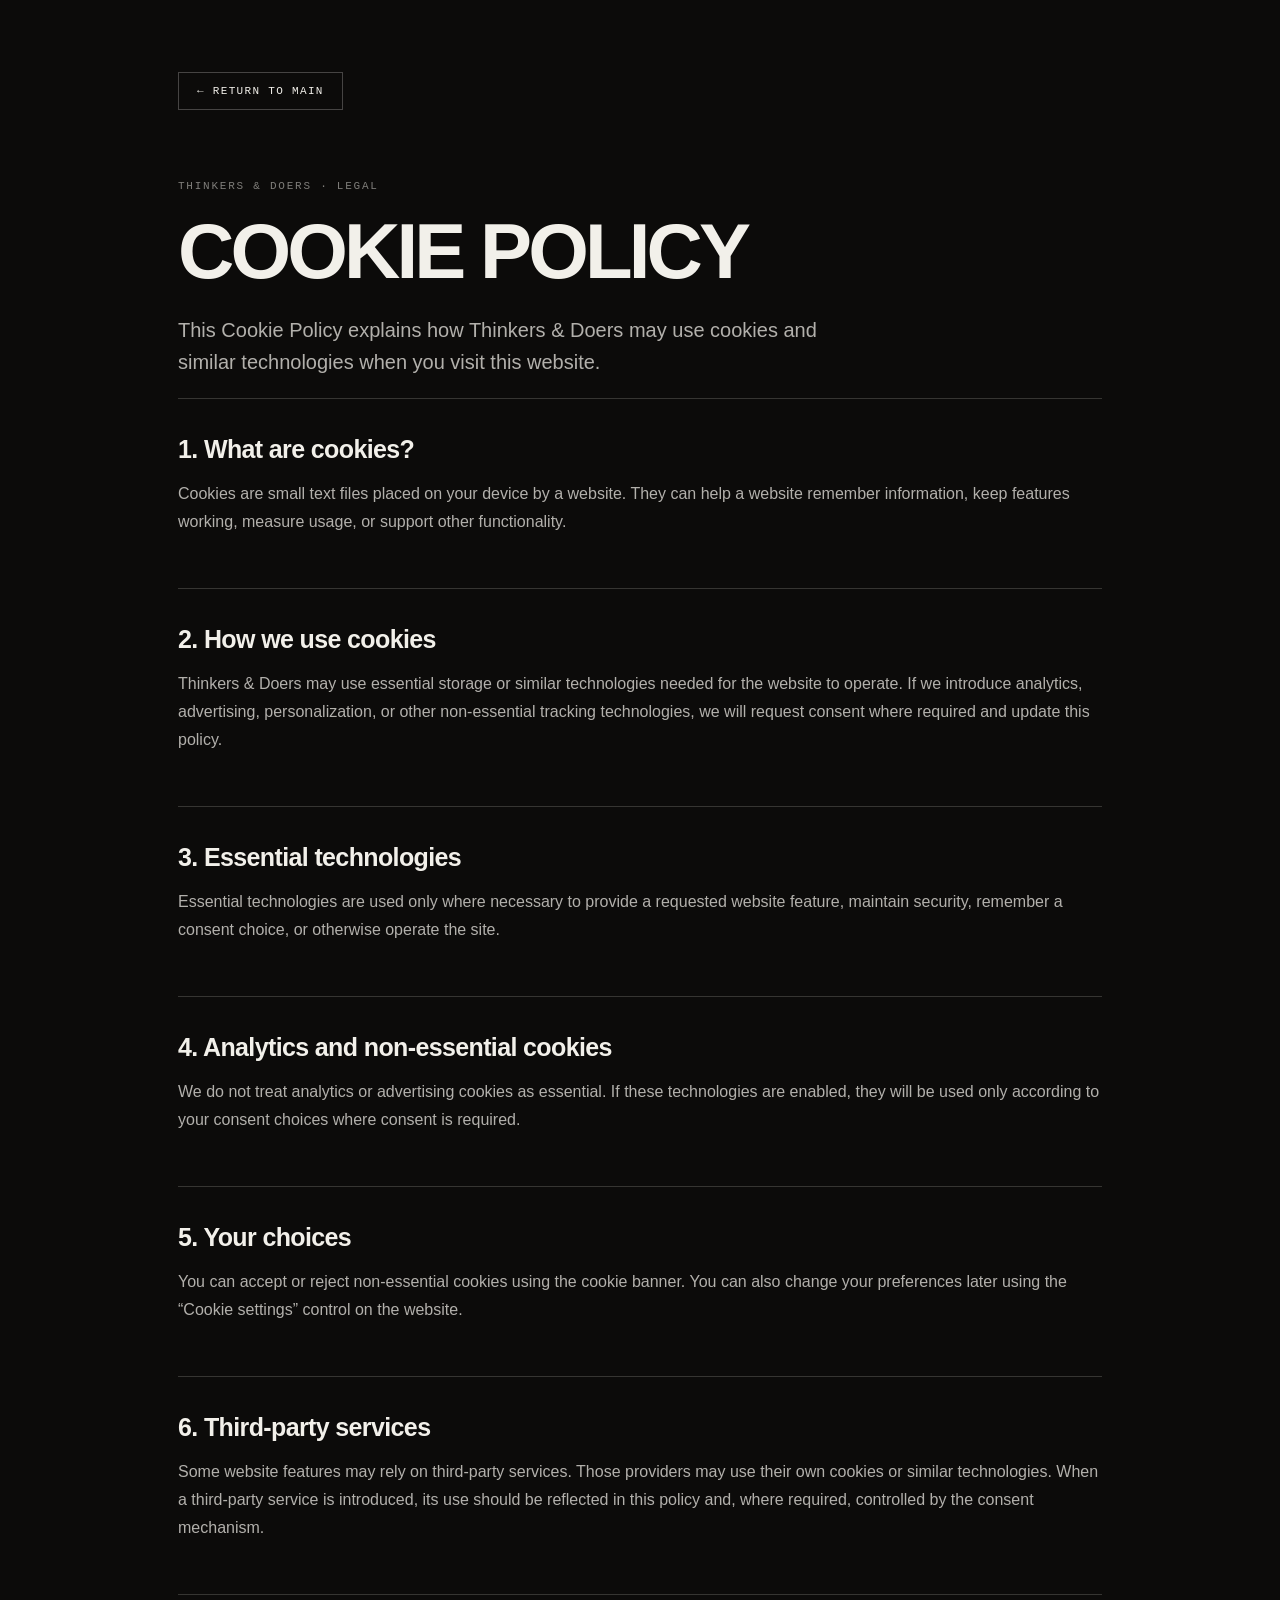
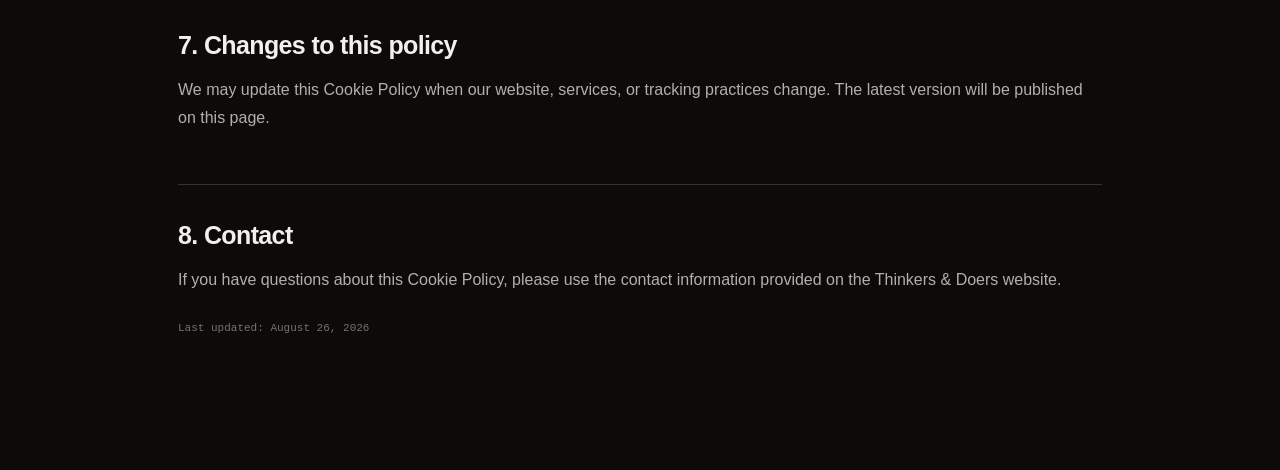
<file: cookies.html>
<!doctype html>
<html lang="en">
<head>
  <meta charset="utf-8">
  <meta name="viewport" content="width=device-width, initial-scale=1">
  <title>Cookie Policy — Thinkers &amp; Doers</title>
  <meta name="description" content="Cookie Policy for Thinkers & Doers.">
  <link rel="icon" href="assets/favicon.svg" type="image/svg+xml">
  <style>
    *{box-sizing:border-box}
    html{scroll-behavior:smooth}
    body{margin:0;background:#0C0B0A;color:#F2F0EA;font-family:Arial,Helvetica,sans-serif}
    a{color:inherit}
    .wrap{max-width:980px;margin:0 auto;padding:72px 28px 100px}
    .eyebrow{font-family:"Courier New",monospace;font-size:11px;letter-spacing:.16em;text-transform:uppercase;color:rgba(242,240,234,.5);margin-bottom:22px}
    h1{font-size:clamp(42px,7vw,78px);line-height:.95;letter-spacing:-.05em;margin:0 0 26px;text-transform:uppercase}
    .intro{font-size:20px;line-height:1.6;color:rgba(242,240,234,.72);max-width:700px}
    section{border-top:1px solid rgba(242,240,234,.18);padding:36px 0}
    h2{font-size:25px;letter-spacing:-.025em;margin:0 0 14px}
    p,li{font-size:16px;line-height:1.75;color:rgba(242,240,234,.72)}
    ul{padding-left:22px}
    .back{display:inline-flex;text-decoration:none;margin-bottom:70px;padding:12px 18px;border:1px solid rgba(242,240,234,.25);font-family:"Courier New",monospace;font-size:11px;letter-spacing:.12em;text-transform:uppercase}
    .updated{font-family:"Courier New",monospace;font-size:11px;color:rgba(242,240,234,.45);margin-top:28px}
  </style>
</head>
<body>
  <main class="wrap">
    <a class="back" href="./">← Return to main</a>
    <div class="eyebrow">Thinkers &amp; Doers · Legal</div>
    <h1>Cookie Policy</h1>
    <p class="intro">
      This Cookie Policy explains how Thinkers &amp; Doers may use cookies and similar technologies
      when you visit this website.
    </p>

    <section>
      <h2>1. What are cookies?</h2>
      <p>
        Cookies are small text files placed on your device by a website. They can help a website
        remember information, keep features working, measure usage, or support other functionality.
      </p>
    </section>

    <section>
      <h2>2. How we use cookies</h2>
      <p>
        Thinkers &amp; Doers may use essential storage or similar technologies needed for the website
        to operate. If we introduce analytics, advertising, personalization, or other non-essential
        tracking technologies, we will request consent where required and update this policy.
      </p>
    </section>

    <section>
      <h2>3. Essential technologies</h2>
      <p>
        Essential technologies are used only where necessary to provide a requested website feature,
        maintain security, remember a consent choice, or otherwise operate the site.
      </p>
    </section>

    <section>
      <h2>4. Analytics and non-essential cookies</h2>
      <p>
        We do not treat analytics or advertising cookies as essential. If these technologies are
        enabled, they will be used only according to your consent choices where consent is required.
      </p>
    </section>

    <section>
      <h2>5. Your choices</h2>
      <p>
        You can accept or reject non-essential cookies using the cookie banner. You can also change
        your preferences later using the “Cookie settings” control on the website.
      </p>
    </section>

    <section>
      <h2>6. Third-party services</h2>
      <p>
        Some website features may rely on third-party services. Those providers may use their own
        cookies or similar technologies. When a third-party service is introduced, its use should be
        reflected in this policy and, where required, controlled by the consent mechanism.
      </p>
    </section>

    <section>
      <h2>7. Changes to this policy</h2>
      <p>
        We may update this Cookie Policy when our website, services, or tracking practices change.
        The latest version will be published on this page.
      </p>
    </section>

    <section>
      <h2>8. Contact</h2>
      <p>
        If you have questions about this Cookie Policy, please use the contact information provided
        on the Thinkers &amp; Doers website.
      </p>
      <div class="updated">Last updated: August 26, 2026</div>
    </section>
  </main>
</body>
</html>
</file>
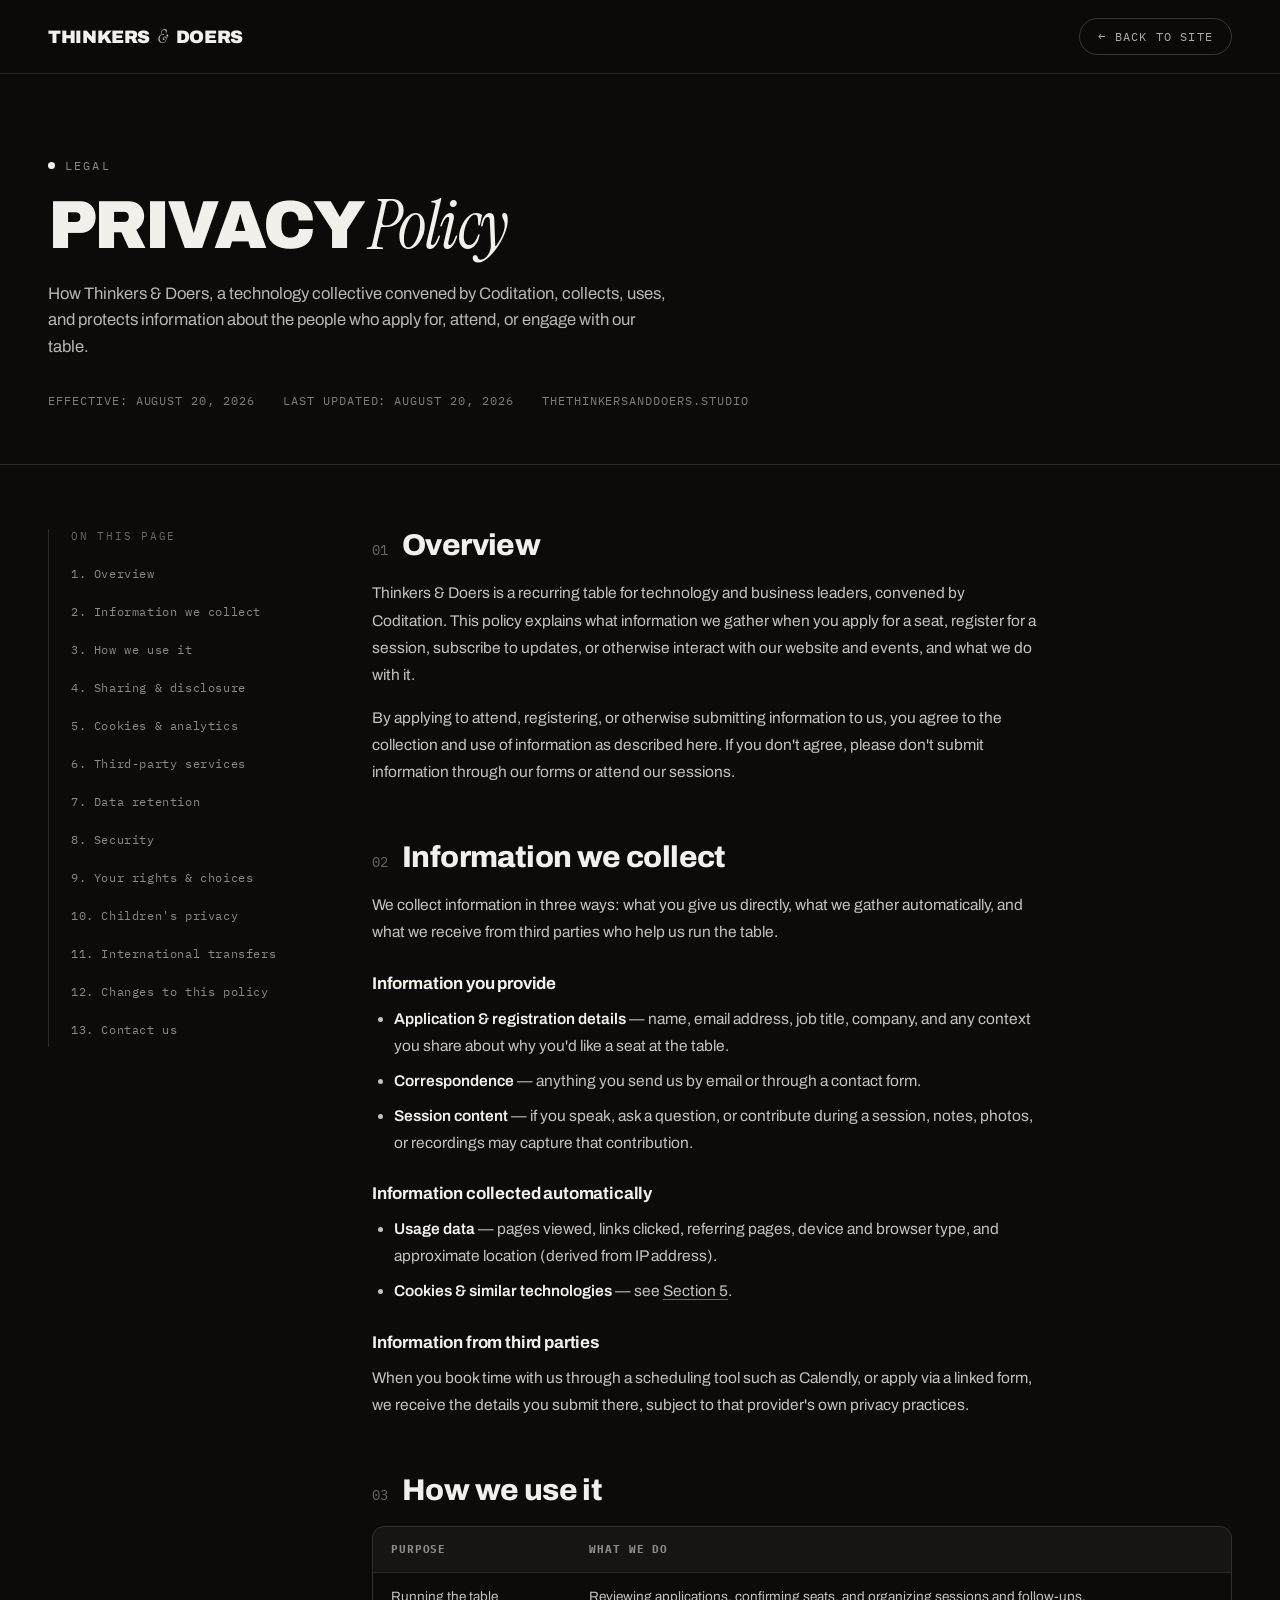
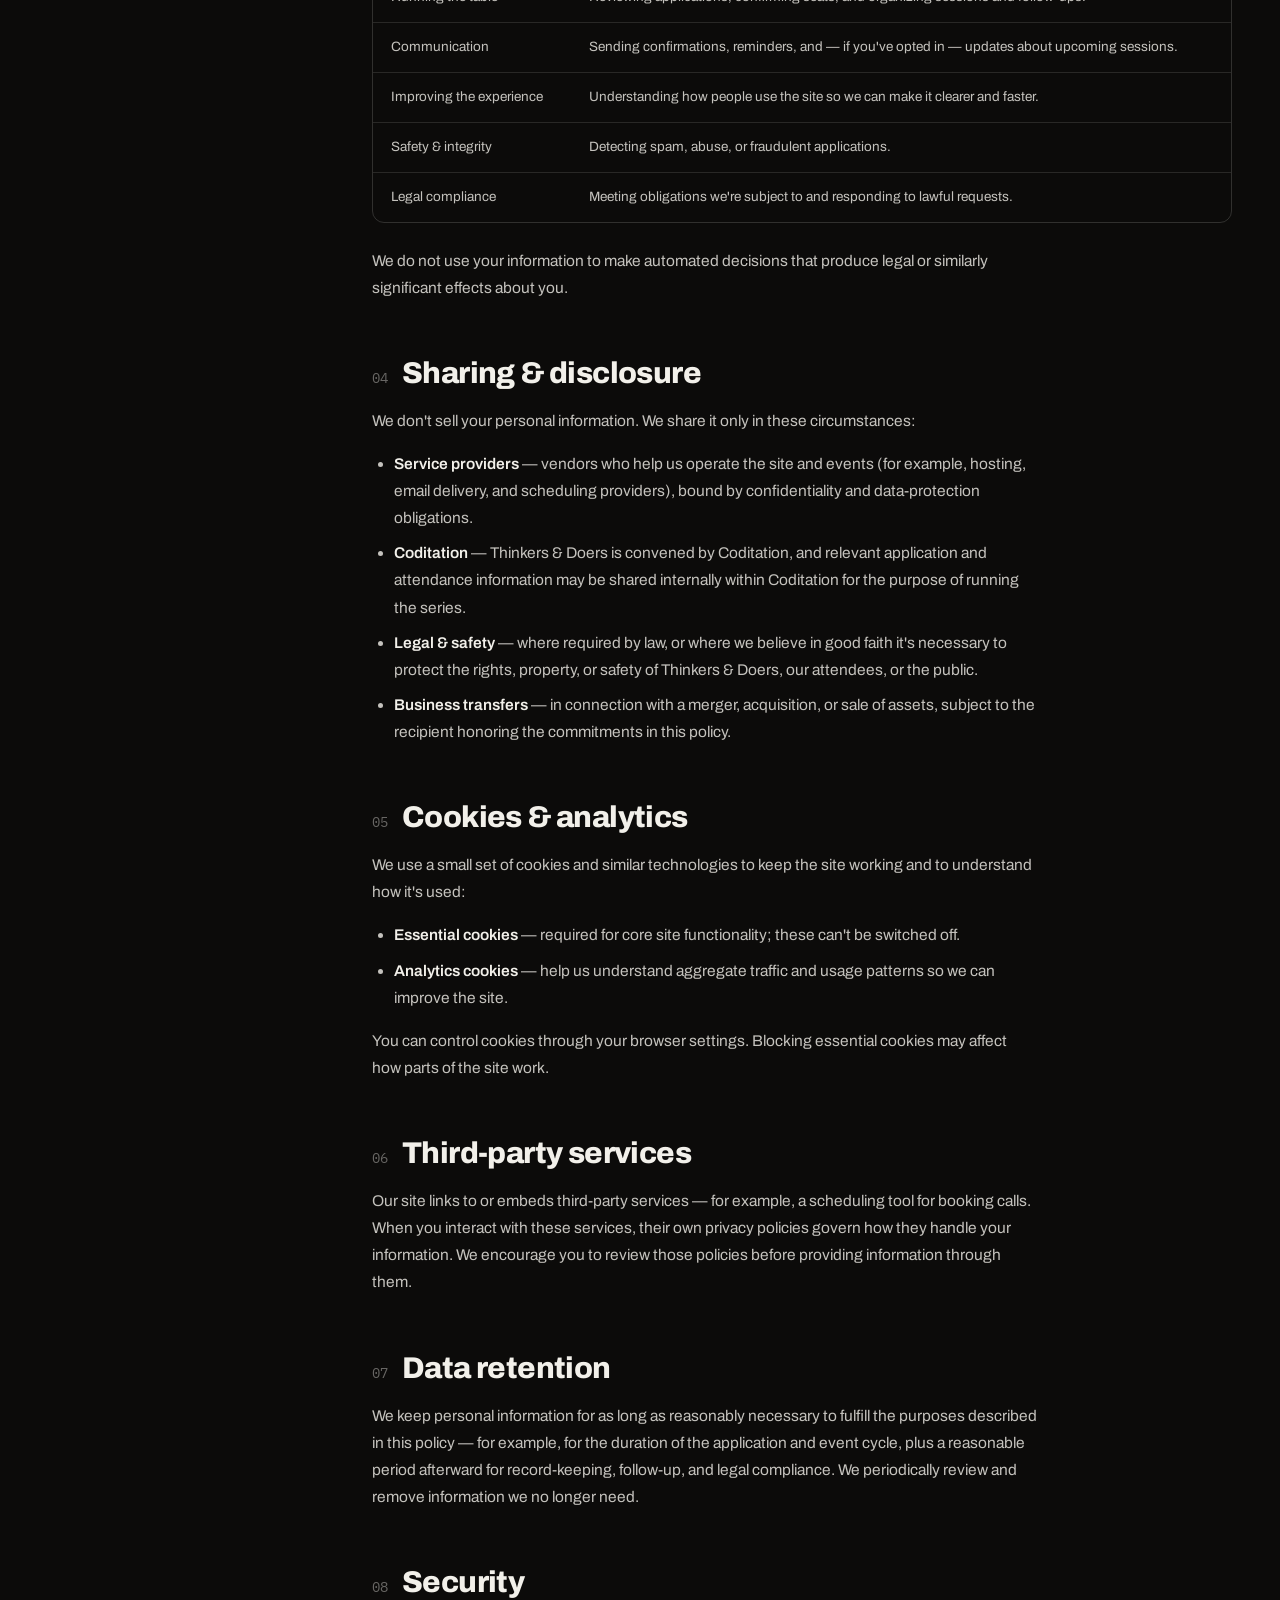
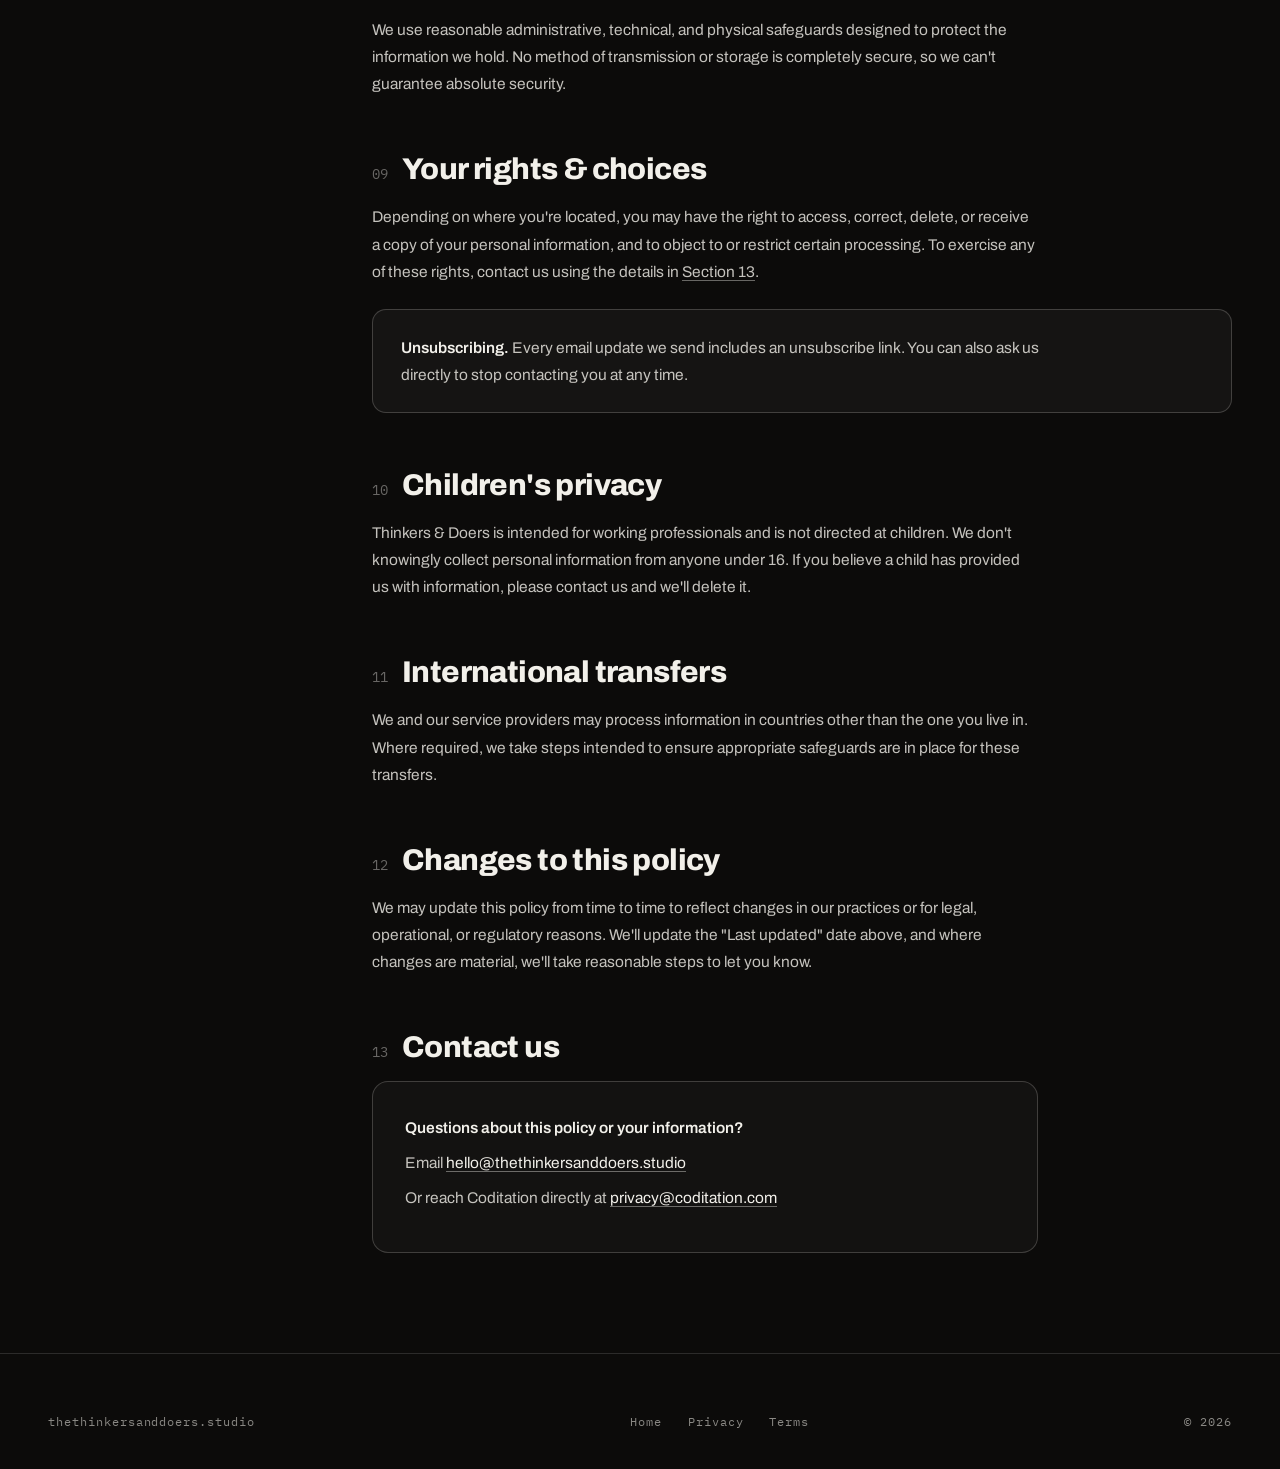
<file: privacy/privacy-policy.html>
<!DOCTYPE html>
<html lang="en">
<head>
<meta charset="utf-8">
<meta name="viewport" content="width=device-width, initial-scale=1">
<title>Privacy Policy — Thinkers & Doers</title>
<link rel="preconnect" href="https://fonts.googleapis.com">
<link rel="preconnect" href="https://fonts.gstatic.com" crossorigin>
<link href="https://fonts.googleapis.com/css2?family=Archivo:wght@400;500;600;700;800;900&family=IBM+Plex+Mono:wght@400;500;600&family=Instrument+Serif:ital@1&display=swap" rel="stylesheet">
<style>
  * { box-sizing: border-box; }
  html { scroll-behavior: smooth; }
  body {
    margin: 0;
    background: #0C0B0A;
    color: #F2F0EA;
    font-family: 'Archivo', sans-serif;
    -webkit-font-smoothing: antialiased;
    overflow-x: hidden;
  }
  a { color: inherit; text-decoration: none; }
  ::selection { background: #F2F0EA; color: #0C0B0A; }

  .td-pad { padding-left: 48px; padding-right: 48px; }

  header.td-pad {
    position: sticky; top: 0; z-index: 60;
    display: flex; align-items: center; justify-content: space-between;
    gap: 24px; padding-top: 18px; padding-bottom: 18px;
    border-bottom: 1px solid rgba(242,240,234,0.12);
    background: rgba(12,11,10,0.88);
    backdrop-filter: blur(10px);
  }
  .td-word {
    font-family: 'Archivo', sans-serif; font-weight: 900; font-size: 18px;
    letter-spacing: -0.02em; text-transform: uppercase; display: flex; align-items: baseline; gap: 8px;
  }
  .td-word em {
    font-family: 'Instrument Serif', serif; font-style: italic; font-weight: 400;
    text-transform: none; opacity: 0.7; font-size: 19px;
  }
  .td-back {
    display: inline-flex; align-items: center; gap: 10px;
    font-family: 'IBM Plex Mono', monospace; font-size: 12px; letter-spacing: 0.1em;
    text-transform: uppercase; opacity: 0.7; transition: opacity 250ms ease;
    padding: 10px 18px; border: 1px solid rgba(242,240,234,0.28); border-radius: 999px;
  }
  .td-back:hover { opacity: 1; border-color: #F2F0EA; }

  .eyebrow {
    font-family: 'IBM Plex Mono', monospace; font-size: 12px; letter-spacing: 0.18em;
    text-transform: uppercase; color: rgba(242,240,234,0.55); margin-bottom: 20px;
    display: flex; align-items: center; gap: 10px;
  }
  .eyebrow span.dot { width: 7px; height: 7px; border-radius: 999px; background: #F2F0EA; display: inline-block; }

  .hero {
    max-width: 1360px; margin: 0 auto; padding: 84px 48px 56px;
    border-bottom: 1px solid rgba(242,240,234,0.14);
  }
  .hero h1 {
    font-family: 'Archivo', sans-serif; font-weight: 900; font-size: clamp(38px, 6vw, 68px);
    line-height: 0.95; letter-spacing: -0.04em; text-transform: uppercase; margin: 0 0 22px;
  }
  .hero h1 em {
    font-family: 'Instrument Serif', serif; font-style: italic; font-weight: 400;
    text-transform: none; letter-spacing: -0.02em;
  }
  .hero p.lede {
    font-size: clamp(16px, 1.3vw, 19px); line-height: 1.6; color: rgba(242,240,234,0.75);
    max-width: 62ch; margin: 0;
  }
  .meta-row {
    display: flex; flex-wrap: wrap; gap: 28px; margin-top: 34px;
    font-family: 'IBM Plex Mono', monospace; font-size: 12px; letter-spacing: 0.08em;
    color: rgba(242,240,234,0.5); text-transform: uppercase;
  }

  .layout {
    max-width: 1360px; margin: 0 auto; padding: 64px 48px 100px;
    display: grid; grid-template-columns: 260px minmax(0,1fr); gap: 64px; align-items: start;
  }
  nav.toc {
    position: sticky; top: 96px;
    border-left: 1px solid rgba(242,240,234,0.14);
    padding-left: 22px;
    display: flex; flex-direction: column; gap: 4px;
  }
  nav.toc a {
    font-family: 'IBM Plex Mono', monospace; font-size: 12px; letter-spacing: 0.05em;
    color: rgba(242,240,234,0.55); padding: 9px 0; transition: color 220ms ease, padding-left 220ms ease;
    border-bottom: 1px solid transparent;
  }
  nav.toc a:hover { color: #F2F0EA; padding-left: 4px; }
  nav.toc .toc-label {
    font-family: 'IBM Plex Mono', monospace; font-size: 11px; letter-spacing: 0.16em;
    text-transform: uppercase; color: rgba(242,240,234,0.4); margin-bottom: 10px;
  }

  article section { margin-bottom: 56px; scroll-margin-top: 96px; }
  article section:last-child { margin-bottom: 0; }
  article h2 {
    font-family: 'Archivo', sans-serif; font-weight: 800; font-size: clamp(22px, 2.4vw, 30px);
    letter-spacing: -0.02em; margin: 0 0 18px; display: flex; align-items: baseline; gap: 14px;
  }
  article h2 .num {
    font-family: 'IBM Plex Mono', monospace; font-size: 14px; font-weight: 400;
    color: rgba(242,240,234,0.4); letter-spacing: 0;
  }
  article h3 {
    font-family: 'Archivo', sans-serif; font-weight: 700; font-size: 17px;
    margin: 28px 0 12px; letter-spacing: -0.01em;
  }
  article p {
    font-size: 15.5px; line-height: 1.75; color: rgba(242,240,234,0.8); margin: 0 0 16px;
    max-width: 74ch;
  }
  article ul { margin: 0 0 16px; padding-left: 22px; max-width: 74ch; }
  article li { font-size: 15.5px; line-height: 1.75; color: rgba(242,240,234,0.8); margin-bottom: 8px; }
  article strong { color: #F2F0EA; font-weight: 600; }
  article a.inline-link { border-bottom: 1px solid rgba(242,240,234,0.4); transition: border-color 200ms ease; }
  article a.inline-link:hover { border-color: #F2F0EA; }

  .table-wrap { overflow-x: auto; margin: 20px 0 24px; border: 1px solid rgba(242,240,234,0.16); border-radius: 12px; }
  table { width: 100%; border-collapse: collapse; min-width: 560px; }
  th, td {
    text-align: left; padding: 14px 18px; font-size: 13.5px; line-height: 1.55;
    border-bottom: 1px solid rgba(242,240,234,0.12); color: rgba(242,240,234,0.8);
  }
  th {
    font-family: 'IBM Plex Mono', monospace; font-size: 11px; letter-spacing: 0.08em;
    text-transform: uppercase; color: rgba(242,240,234,0.55); background: rgba(242,240,234,0.04);
  }
  tr:last-child td { border-bottom: none; }

  .callout {
    border: 1px solid rgba(242,240,234,0.2); border-radius: 14px; padding: 24px 28px;
    background: rgba(242,240,234,0.04); margin: 24px 0;
  }
  .callout p:last-child { margin-bottom: 0; }

  .contact-card {
    border: 1px solid rgba(242,240,234,0.2); border-radius: 16px; padding: 32px;
    background: rgba(242,240,234,0.03); max-width: 74ch;
  }
  .contact-card p { margin-bottom: 8px; }
  .contact-card a.inline-link { color: #F2F0EA; }

  footer { background: #0C0B0A; color: #F2F0EA; padding: 60px 0 40px; border-top: 1px solid rgba(242,240,234,0.14); }
  footer .foot-inner { max-width: 1360px; margin: 0 auto; padding: 0 48px; }
  footer .foot-row {
    display: flex; align-items: center; justify-content: space-between; gap: 24px; flex-wrap: wrap;
    font-family: 'IBM Plex Mono', monospace; font-size: 12px; letter-spacing: 0.08em;
    color: rgba(242,240,234,0.55);
  }
  footer .foot-links { display: flex; gap: 26px; flex-wrap: wrap; }
  footer .foot-links a { transition: color 220ms ease; }
  footer .foot-links a:hover { color: #F2F0EA; }

  @media (max-width: 860px) {
    .td-pad { padding-left: 22px; padding-right: 22px; }
    .hero, .layout, footer .foot-inner { padding-left: 22px; padding-right: 22px; }
    .layout { grid-template-columns: 1fr; gap: 36px; }
    nav.toc { position: static; border-left: none; padding-left: 0; border-top: 1px solid rgba(242,240,234,0.14); padding-top: 20px; flex-direction: row; flex-wrap: wrap; }
    nav.toc a { padding: 6px 12px 6px 0; }
  }
</style>
</head>
<body>

<header class="td-pad">
  <a href="index.html" class="td-word">Thinkers <em>&amp;</em> Doers</a>
  <a href="index.html" class="td-back">← Back to site</a>
</header>

<section class="hero">
  <div class="eyebrow"><span class="dot"></span>Legal</div>
  <h1>Privacy <em>Policy</em></h1>
  <p class="lede">How Thinkers &amp; Doers, a technology collective convened by Coditation, collects, uses, and protects information about the people who apply for, attend, or engage with our table.</p>
  <div class="meta-row">
    <span>Effective: August 20, 2026</span>
    <span>Last updated: August 20, 2026</span>
    <span>thethinkersanddoers.studio</span>
  </div>
</section>

<div class="layout">
  <nav class="toc">
    <div class="toc-label">On this page</div>
    <a href="#overview">1. Overview</a>
    <a href="#collect">2. Information we collect</a>
    <a href="#use">3. How we use it</a>
    <a href="#share">4. Sharing &amp; disclosure</a>
    <a href="#cookies">5. Cookies &amp; analytics</a>
    <a href="#thirdparty">6. Third-party services</a>
    <a href="#retention">7. Data retention</a>
    <a href="#security">8. Security</a>
    <a href="#rights">9. Your rights &amp; choices</a>
    <a href="#children">10. Children's privacy</a>
    <a href="#international">11. International transfers</a>
    <a href="#changes">12. Changes to this policy</a>
    <a href="#contact">13. Contact us</a>
  </nav>

  <article>
    <section id="overview">
      <h2><span class="num">01</span>Overview</h2>
      <p>Thinkers &amp; Doers is a recurring table for technology and business leaders, convened by Coditation. This policy explains what information we gather when you apply for a seat, register for a session, subscribe to updates, or otherwise interact with our website and events, and what we do with it.</p>
      <p>By applying to attend, registering, or otherwise submitting information to us, you agree to the collection and use of information as described here. If you don't agree, please don't submit information through our forms or attend our sessions.</p>
    </section>

    <section id="collect">
      <h2><span class="num">02</span>Information we collect</h2>
      <p>We collect information in three ways: what you give us directly, what we gather automatically, and what we receive from third parties who help us run the table.</p>
      <h3>Information you provide</h3>
      <ul>
        <li><strong>Application &amp; registration details</strong> — name, email address, job title, company, and any context you share about why you'd like a seat at the table.</li>
        <li><strong>Correspondence</strong> — anything you send us by email or through a contact form.</li>
        <li><strong>Session content</strong> — if you speak, ask a question, or contribute during a session, notes, photos, or recordings may capture that contribution.</li>
      </ul>
      <h3>Information collected automatically</h3>
      <ul>
        <li><strong>Usage data</strong> — pages viewed, links clicked, referring pages, device and browser type, and approximate location (derived from IP address).</li>
        <li><strong>Cookies &amp; similar technologies</strong> — see <a href="#cookies" class="inline-link">Section 5</a>.</li>
      </ul>
      <h3>Information from third parties</h3>
      <p>When you book time with us through a scheduling tool such as Calendly, or apply via a linked form, we receive the details you submit there, subject to that provider's own privacy practices.</p>
    </section>

    <section id="use">
      <h2><span class="num">03</span>How we use it</h2>
      <div class="table-wrap">
        <table>
          <thead><tr><th>Purpose</th><th>What we do</th></tr></thead>
          <tbody>
            <tr><td>Running the table</td><td>Reviewing applications, confirming seats, and organizing sessions and follow-ups.</td></tr>
            <tr><td>Communication</td><td>Sending confirmations, reminders, and — if you've opted in — updates about upcoming sessions.</td></tr>
            <tr><td>Improving the experience</td><td>Understanding how people use the site so we can make it clearer and faster.</td></tr>
            <tr><td>Safety &amp; integrity</td><td>Detecting spam, abuse, or fraudulent applications.</td></tr>
            <tr><td>Legal compliance</td><td>Meeting obligations we're subject to and responding to lawful requests.</td></tr>
          </tbody>
        </table>
      </div>
      <p>We do not use your information to make automated decisions that produce legal or similarly significant effects about you.</p>
    </section>

    <section id="share">
      <h2><span class="num">04</span>Sharing &amp; disclosure</h2>
      <p>We don't sell your personal information. We share it only in these circumstances:</p>
      <ul>
        <li><strong>Service providers</strong> — vendors who help us operate the site and events (for example, hosting, email delivery, and scheduling providers), bound by confidentiality and data-protection obligations.</li>
        <li><strong>Coditation</strong> — Thinkers &amp; Doers is convened by Coditation, and relevant application and attendance information may be shared internally within Coditation for the purpose of running the series.</li>
        <li><strong>Legal &amp; safety</strong> — where required by law, or where we believe in good faith it's necessary to protect the rights, property, or safety of Thinkers &amp; Doers, our attendees, or the public.</li>
        <li><strong>Business transfers</strong> — in connection with a merger, acquisition, or sale of assets, subject to the recipient honoring the commitments in this policy.</li>
      </ul>
    </section>

    <section id="cookies">
      <h2><span class="num">05</span>Cookies &amp; analytics</h2>
      <p>We use a small set of cookies and similar technologies to keep the site working and to understand how it's used:</p>
      <ul>
        <li><strong>Essential cookies</strong> — required for core site functionality; these can't be switched off.</li>
        <li><strong>Analytics cookies</strong> — help us understand aggregate traffic and usage patterns so we can improve the site.</li>
      </ul>
      <p>You can control cookies through your browser settings. Blocking essential cookies may affect how parts of the site work.</p>
    </section>

    <section id="thirdparty">
      <h2><span class="num">06</span>Third-party services</h2>
      <p>Our site links to or embeds third-party services — for example, a scheduling tool for booking calls. When you interact with these services, their own privacy policies govern how they handle your information. We encourage you to review those policies before providing information through them.</p>
    </section>

    <section id="retention">
      <h2><span class="num">07</span>Data retention</h2>
      <p>We keep personal information for as long as reasonably necessary to fulfill the purposes described in this policy — for example, for the duration of the application and event cycle, plus a reasonable period afterward for record-keeping, follow-up, and legal compliance. We periodically review and remove information we no longer need.</p>
    </section>

    <section id="security">
      <h2><span class="num">08</span>Security</h2>
      <p>We use reasonable administrative, technical, and physical safeguards designed to protect the information we hold. No method of transmission or storage is completely secure, so we can't guarantee absolute security.</p>
    </section>

    <section id="rights">
      <h2><span class="num">09</span>Your rights &amp; choices</h2>
      <p>Depending on where you're located, you may have the right to access, correct, delete, or receive a copy of your personal information, and to object to or restrict certain processing. To exercise any of these rights, contact us using the details in <a href="#contact" class="inline-link">Section 13</a>.</p>
      <div class="callout">
        <p><strong>Unsubscribing.</strong> Every email update we send includes an unsubscribe link. You can also ask us directly to stop contacting you at any time.</p>
      </div>
    </section>

    <section id="children">
      <h2><span class="num">10</span>Children's privacy</h2>
      <p>Thinkers &amp; Doers is intended for working professionals and is not directed at children. We don't knowingly collect personal information from anyone under 16. If you believe a child has provided us with information, please contact us and we'll delete it.</p>
    </section>

    <section id="international">
      <h2><span class="num">11</span>International transfers</h2>
      <p>We and our service providers may process information in countries other than the one you live in. Where required, we take steps intended to ensure appropriate safeguards are in place for these transfers.</p>
    </section>

    <section id="changes">
      <h2><span class="num">12</span>Changes to this policy</h2>
      <p>We may update this policy from time to time to reflect changes in our practices or for legal, operational, or regulatory reasons. We'll update the "Last updated" date above, and where changes are material, we'll take reasonable steps to let you know.</p>
    </section>

    <section id="contact">
      <h2><span class="num">13</span>Contact us</h2>
      <div class="contact-card">
        <p><strong>Questions about this policy or your information?</strong></p>
        <p>Email <a href="mailto:hello@thethinkersanddoers.studio" class="inline-link">hello@thethinkersanddoers.studio</a></p>
        <p>Or reach Coditation directly at <a href="mailto:privacy@coditation.com" class="inline-link">privacy@coditation.com</a></p>
      </div>
    </section>
  </article>
</div>

<footer>
  <div class="foot-inner">
    <div class="foot-row">
      <span>thethinkersanddoers.studio</span>
      <div class="foot-links">
        <a href="./">Home</a>
        <a href="privacy-policy/">Privacy</a>
        <a href="terms/">Terms</a>
      </div>
      <span>© 2026</span>
    </div>
  </div>
</footer>

</body>
</html>
</file>
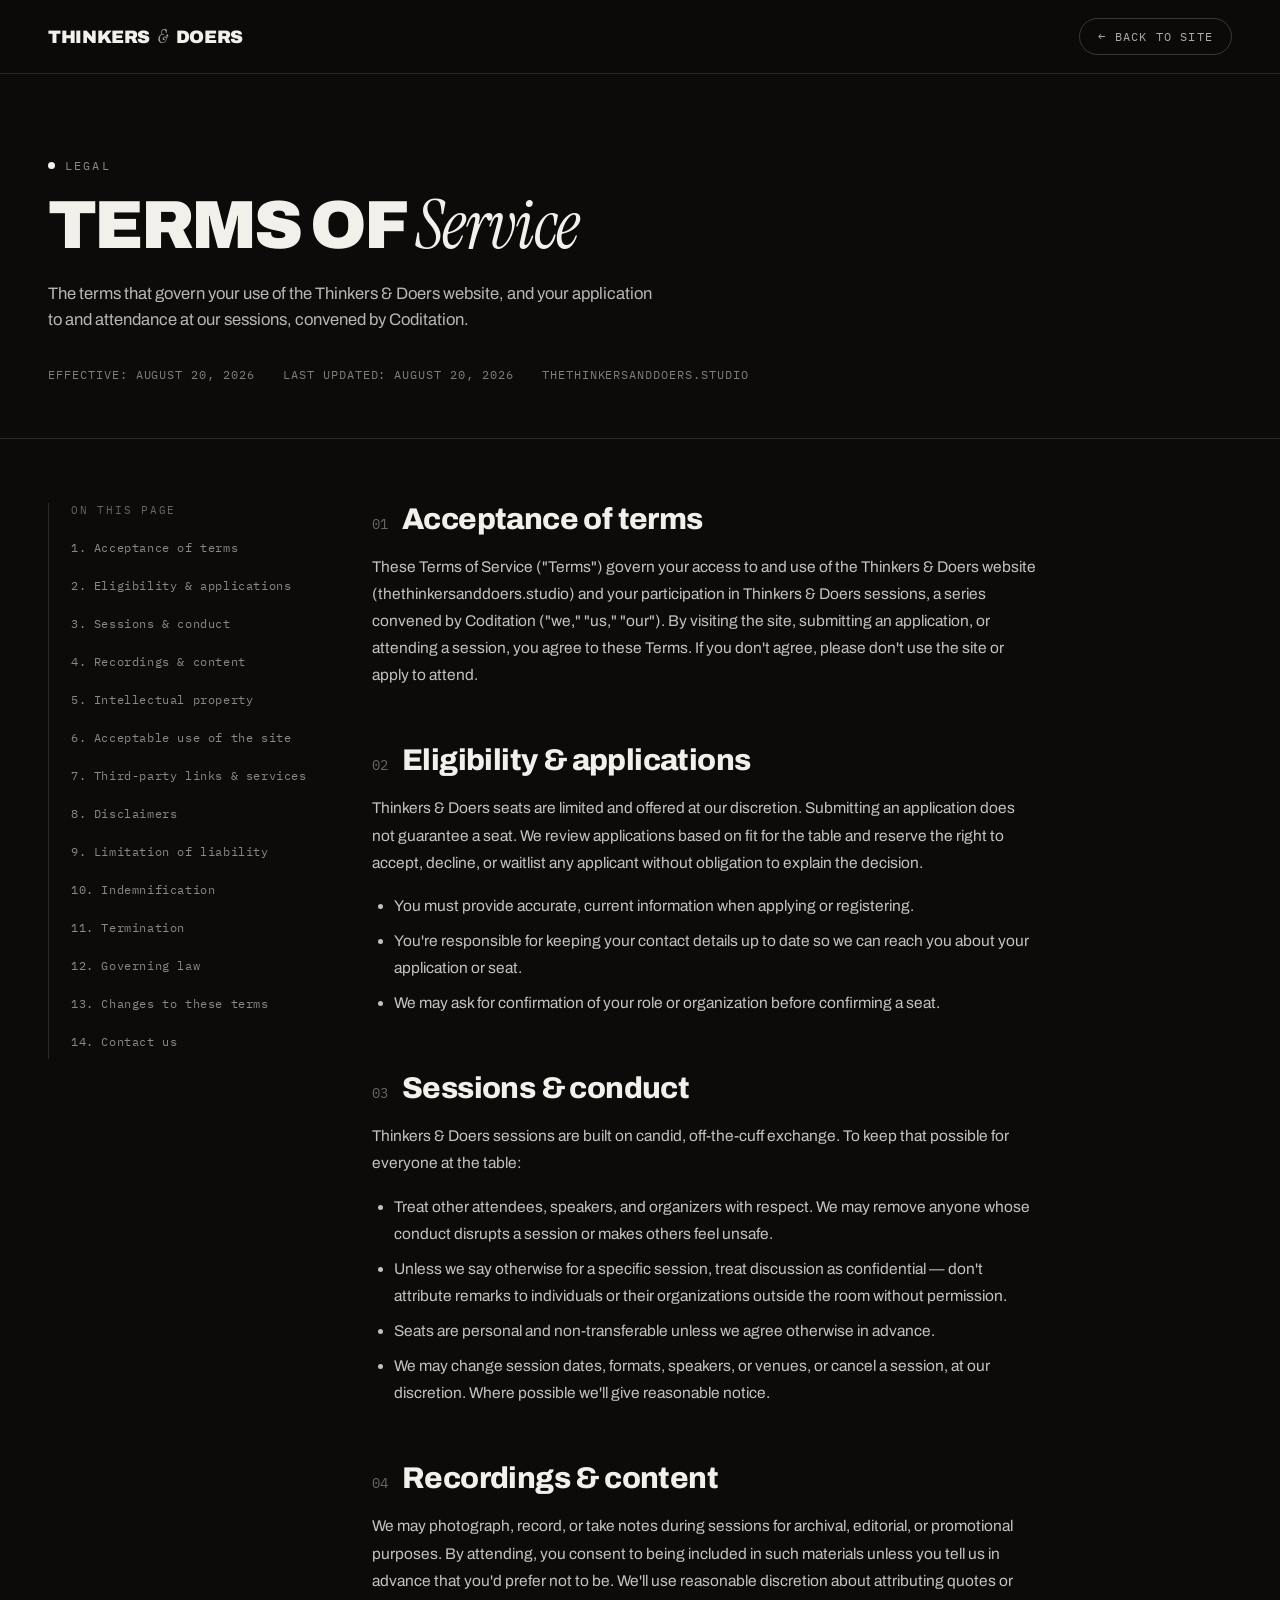
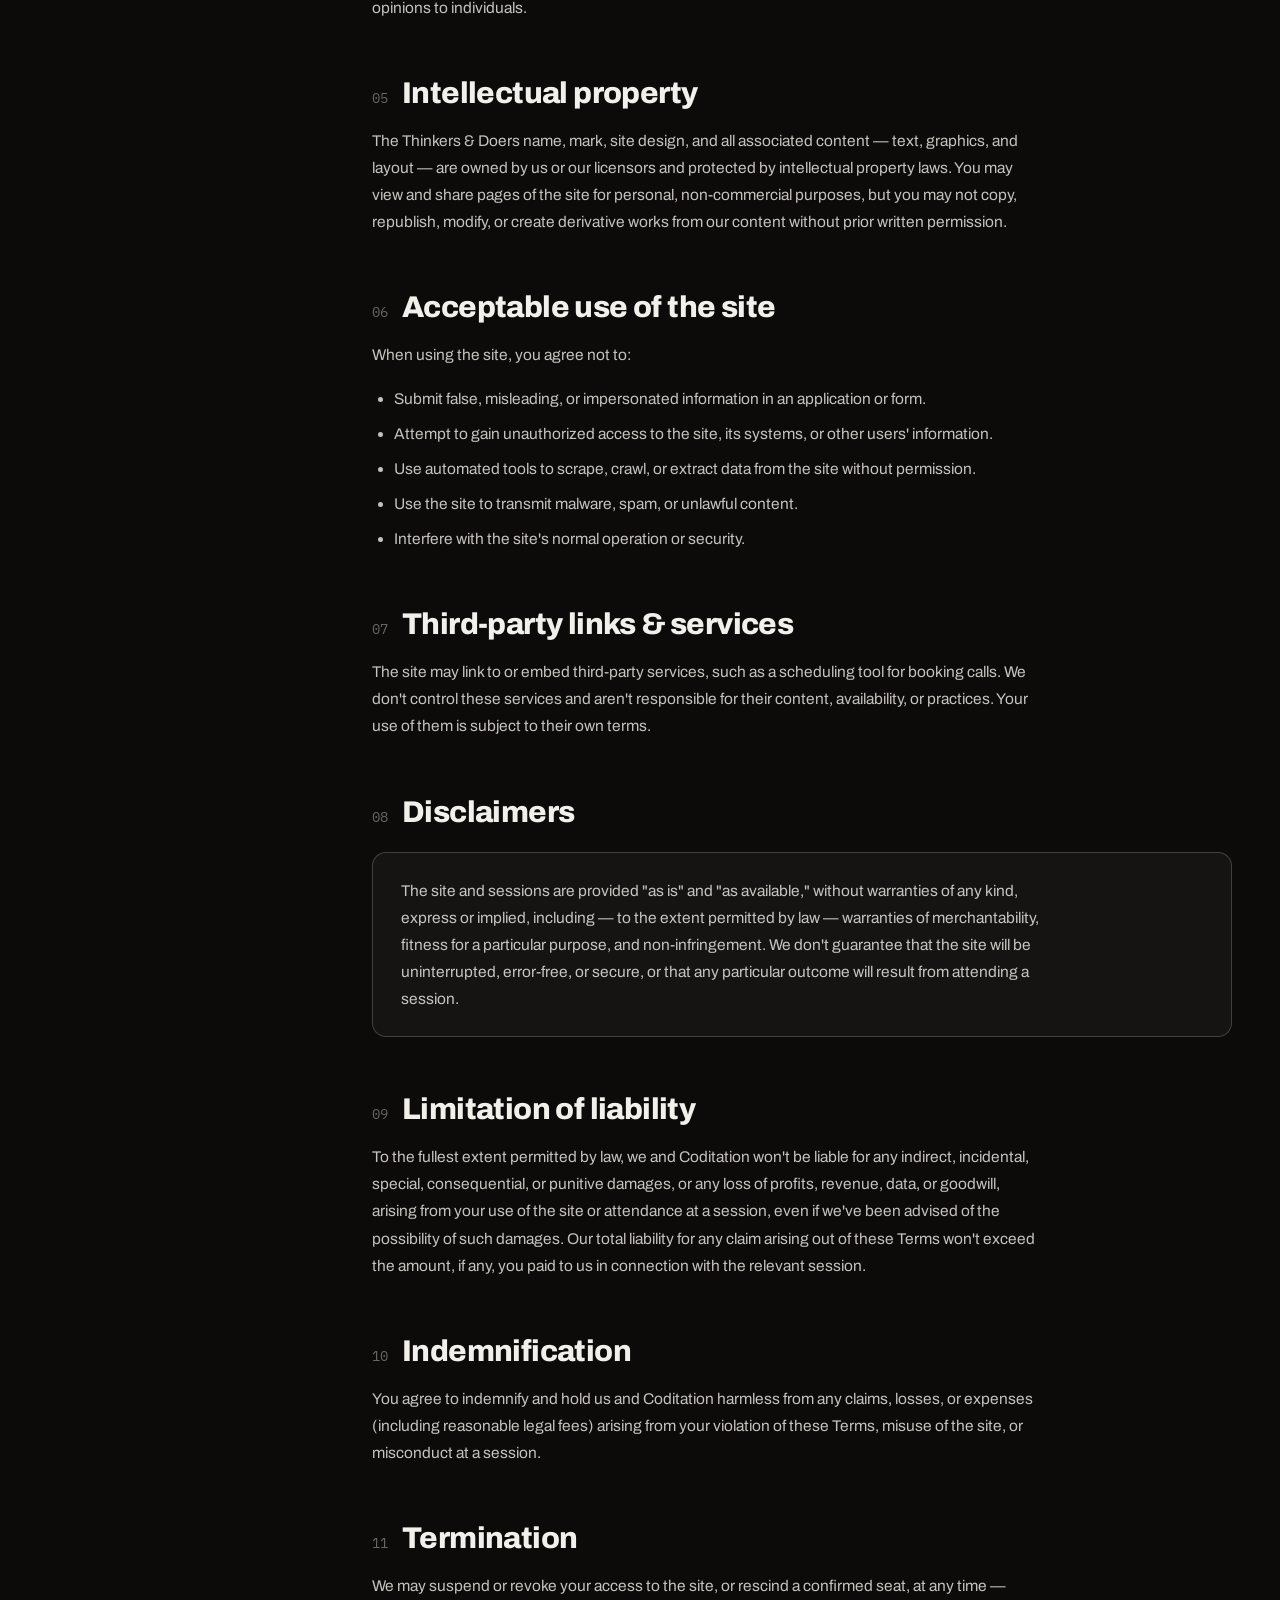
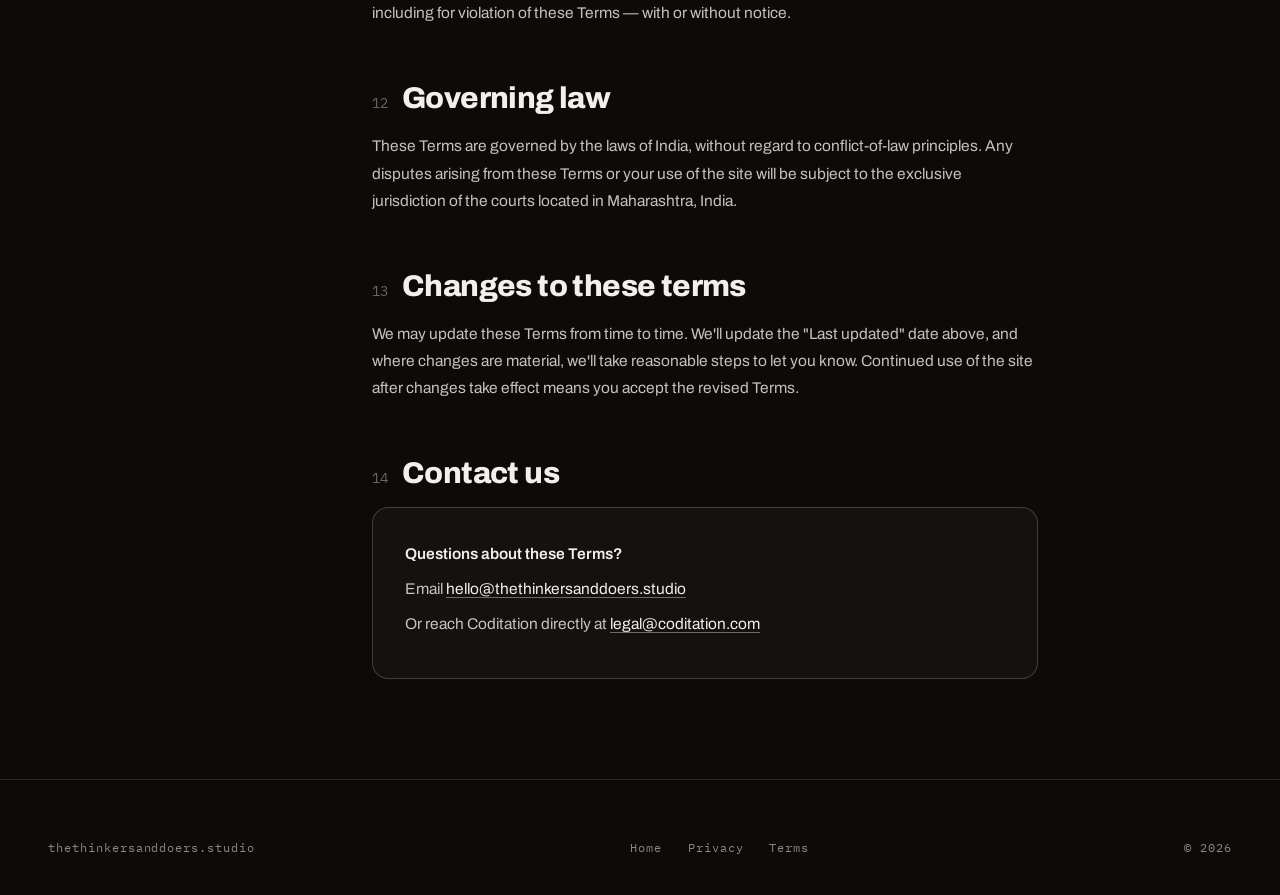
<file: terms/terms.html>
<!DOCTYPE html>
<html lang="en">
<head>
<meta charset="utf-8">
<meta name="viewport" content="width=device-width, initial-scale=1">
<title>Terms of Service — Thinkers & Doers</title>
<link rel="preconnect" href="https://fonts.googleapis.com">
<link rel="preconnect" href="https://fonts.gstatic.com" crossorigin>
<link href="https://fonts.googleapis.com/css2?family=Archivo:wght@400;500;600;700;800;900&family=IBM+Plex+Mono:wght@400;500;600&family=Instrument+Serif:ital@1&display=swap" rel="stylesheet">
<style>
  * { box-sizing: border-box; }
  html { scroll-behavior: smooth; }
  body {
    margin: 0;
    background: #0C0B0A;
    color: #F2F0EA;
    font-family: 'Archivo', sans-serif;
    -webkit-font-smoothing: antialiased;
    overflow-x: hidden;
  }
  a { color: inherit; text-decoration: none; }
  ::selection { background: #F2F0EA; color: #0C0B0A; }

  .td-pad { padding-left: 48px; padding-right: 48px; }

  header.td-pad {
    position: sticky; top: 0; z-index: 60;
    display: flex; align-items: center; justify-content: space-between;
    gap: 24px; padding-top: 18px; padding-bottom: 18px;
    border-bottom: 1px solid rgba(242,240,234,0.12);
    background: rgba(12,11,10,0.88);
    backdrop-filter: blur(10px);
  }
  .td-word {
    font-family: 'Archivo', sans-serif; font-weight: 900; font-size: 18px;
    letter-spacing: -0.02em; text-transform: uppercase; display: flex; align-items: baseline; gap: 8px;
  }
  .td-word em {
    font-family: 'Instrument Serif', serif; font-style: italic; font-weight: 400;
    text-transform: none; opacity: 0.7; font-size: 19px;
  }
  .td-back {
    display: inline-flex; align-items: center; gap: 10px;
    font-family: 'IBM Plex Mono', monospace; font-size: 12px; letter-spacing: 0.1em;
    text-transform: uppercase; opacity: 0.7; transition: opacity 250ms ease;
    padding: 10px 18px; border: 1px solid rgba(242,240,234,0.28); border-radius: 999px;
  }
  .td-back:hover { opacity: 1; border-color: #F2F0EA; }

  .eyebrow {
    font-family: 'IBM Plex Mono', monospace; font-size: 12px; letter-spacing: 0.18em;
    text-transform: uppercase; color: rgba(242,240,234,0.55); margin-bottom: 20px;
    display: flex; align-items: center; gap: 10px;
  }
  .eyebrow span.dot { width: 7px; height: 7px; border-radius: 999px; background: #F2F0EA; display: inline-block; }

  .hero {
    max-width: 1360px; margin: 0 auto; padding: 84px 48px 56px;
    border-bottom: 1px solid rgba(242,240,234,0.14);
  }
  .hero h1 {
    font-family: 'Archivo', sans-serif; font-weight: 900; font-size: clamp(38px, 6vw, 68px);
    line-height: 0.95; letter-spacing: -0.04em; text-transform: uppercase; margin: 0 0 22px;
  }
  .hero h1 em {
    font-family: 'Instrument Serif', serif; font-style: italic; font-weight: 400;
    text-transform: none; letter-spacing: -0.02em;
  }
  .hero p.lede {
    font-size: clamp(16px, 1.3vw, 19px); line-height: 1.6; color: rgba(242,240,234,0.75);
    max-width: 62ch; margin: 0;
  }
  .meta-row {
    display: flex; flex-wrap: wrap; gap: 28px; margin-top: 34px;
    font-family: 'IBM Plex Mono', monospace; font-size: 12px; letter-spacing: 0.08em;
    color: rgba(242,240,234,0.5); text-transform: uppercase;
  }

  .layout {
    max-width: 1360px; margin: 0 auto; padding: 64px 48px 100px;
    display: grid; grid-template-columns: 260px minmax(0,1fr); gap: 64px; align-items: start;
  }
  nav.toc {
    position: sticky; top: 96px;
    border-left: 1px solid rgba(242,240,234,0.14);
    padding-left: 22px;
    display: flex; flex-direction: column; gap: 4px;
  }
  nav.toc a {
    font-family: 'IBM Plex Mono', monospace; font-size: 12px; letter-spacing: 0.05em;
    color: rgba(242,240,234,0.55); padding: 9px 0; transition: color 220ms ease, padding-left 220ms ease;
    border-bottom: 1px solid transparent;
  }
  nav.toc a:hover { color: #F2F0EA; padding-left: 4px; }
  nav.toc .toc-label {
    font-family: 'IBM Plex Mono', monospace; font-size: 11px; letter-spacing: 0.16em;
    text-transform: uppercase; color: rgba(242,240,234,0.4); margin-bottom: 10px;
  }

  article section { margin-bottom: 56px; scroll-margin-top: 96px; }
  article section:last-child { margin-bottom: 0; }
  article h2 {
    font-family: 'Archivo', sans-serif; font-weight: 800; font-size: clamp(22px, 2.4vw, 30px);
    letter-spacing: -0.02em; margin: 0 0 18px; display: flex; align-items: baseline; gap: 14px;
  }
  article h2 .num {
    font-family: 'IBM Plex Mono', monospace; font-size: 14px; font-weight: 400;
    color: rgba(242,240,234,0.4); letter-spacing: 0;
  }
  article h3 {
    font-family: 'Archivo', sans-serif; font-weight: 700; font-size: 17px;
    margin: 28px 0 12px; letter-spacing: -0.01em;
  }
  article p {
    font-size: 15.5px; line-height: 1.75; color: rgba(242,240,234,0.8); margin: 0 0 16px;
    max-width: 74ch;
  }
  article ul { margin: 0 0 16px; padding-left: 22px; max-width: 74ch; }
  article li { font-size: 15.5px; line-height: 1.75; color: rgba(242,240,234,0.8); margin-bottom: 8px; }
  article strong { color: #F2F0EA; font-weight: 600; }
  article a.inline-link { border-bottom: 1px solid rgba(242,240,234,0.4); transition: border-color 200ms ease; }
  article a.inline-link:hover { border-color: #F2F0EA; }

  .callout {
    border: 1px solid rgba(242,240,234,0.2); border-radius: 14px; padding: 24px 28px;
    background: rgba(242,240,234,0.04); margin: 24px 0;
  }
  .callout p:last-child { margin-bottom: 0; }

  .contact-card {
    border: 1px solid rgba(242,240,234,0.2); border-radius: 16px; padding: 32px;
    background: rgba(242,240,234,0.03); max-width: 74ch;
  }
  .contact-card p { margin-bottom: 8px; }
  .contact-card a.inline-link { color: #F2F0EA; }

  footer { background: #0C0B0A; color: #F2F0EA; padding: 60px 0 40px; border-top: 1px solid rgba(242,240,234,0.14); }
  footer .foot-inner { max-width: 1360px; margin: 0 auto; padding: 0 48px; }
  footer .foot-row {
    display: flex; align-items: center; justify-content: space-between; gap: 24px; flex-wrap: wrap;
    font-family: 'IBM Plex Mono', monospace; font-size: 12px; letter-spacing: 0.08em;
    color: rgba(242,240,234,0.55);
  }
  footer .foot-links { display: flex; gap: 26px; flex-wrap: wrap; }
  footer .foot-links a { transition: color 220ms ease; }
  footer .foot-links a:hover { color: #F2F0EA; }

  @media (max-width: 860px) {
    .td-pad { padding-left: 22px; padding-right: 22px; }
    .hero, .layout, footer .foot-inner { padding-left: 22px; padding-right: 22px; }
    .layout { grid-template-columns: 1fr; gap: 36px; }
    nav.toc { position: static; border-left: none; padding-left: 0; border-top: 1px solid rgba(242,240,234,0.14); padding-top: 20px; flex-direction: row; flex-wrap: wrap; }
    nav.toc a { padding: 6px 12px 6px 0; }
  }
</style>
</head>
<body>

<header class="td-pad">
  <a href="index.html" class="td-word">Thinkers <em>&amp;</em> Doers</a>
  <a href="index.html" class="td-back">← Back to site</a>
</header>

<section class="hero">
  <div class="eyebrow"><span class="dot"></span>Legal</div>
  <h1>Terms of <em>Service</em></h1>
  <p class="lede">The terms that govern your use of the Thinkers &amp; Doers website, and your application to and attendance at our sessions, convened by Coditation.</p>
  <div class="meta-row">
    <span>Effective: August 20, 2026</span>
    <span>Last updated: August 20, 2026</span>
    <span>thethinkersanddoers.studio</span>
  </div>
</section>

<div class="layout">
  <nav class="toc">
    <div class="toc-label">On this page</div>
    <a href="#acceptance">1. Acceptance of terms</a>
    <a href="#eligibility">2. Eligibility &amp; applications</a>
    <a href="#sessions">3. Sessions &amp; conduct</a>
    <a href="#content">4. Recordings &amp; content</a>
    <a href="#ip">5. Intellectual property</a>
    <a href="#site-use">6. Acceptable use of the site</a>
    <a href="#links">7. Third-party links &amp; services</a>
    <a href="#disclaimer">8. Disclaimers</a>
    <a href="#liability">9. Limitation of liability</a>
    <a href="#indemnity">10. Indemnification</a>
    <a href="#termination">11. Termination</a>
    <a href="#law">12. Governing law</a>
    <a href="#changes">13. Changes to these terms</a>
    <a href="#contact">14. Contact us</a>
  </nav>

  <article>
    <section id="acceptance">
      <h2><span class="num">01</span>Acceptance of terms</h2>
      <p>These Terms of Service ("Terms") govern your access to and use of the Thinkers &amp; Doers website (thethinkersanddoers.studio) and your participation in Thinkers &amp; Doers sessions, a series convened by Coditation ("we," "us," "our"). By visiting the site, submitting an application, or attending a session, you agree to these Terms. If you don't agree, please don't use the site or apply to attend.</p>
    </section>

    <section id="eligibility">
      <h2><span class="num">02</span>Eligibility &amp; applications</h2>
      <p>Thinkers &amp; Doers seats are limited and offered at our discretion. Submitting an application does not guarantee a seat. We review applications based on fit for the table and reserve the right to accept, decline, or waitlist any applicant without obligation to explain the decision.</p>
      <ul>
        <li>You must provide accurate, current information when applying or registering.</li>
        <li>You're responsible for keeping your contact details up to date so we can reach you about your application or seat.</li>
        <li>We may ask for confirmation of your role or organization before confirming a seat.</li>
      </ul>
    </section>

    <section id="sessions">
      <h2><span class="num">03</span>Sessions &amp; conduct</h2>
      <p>Thinkers &amp; Doers sessions are built on candid, off-the-cuff exchange. To keep that possible for everyone at the table:</p>
      <ul>
        <li>Treat other attendees, speakers, and organizers with respect. We may remove anyone whose conduct disrupts a session or makes others feel unsafe.</li>
        <li>Unless we say otherwise for a specific session, treat discussion as confidential — don't attribute remarks to individuals or their organizations outside the room without permission.</li>
        <li>Seats are personal and non-transferable unless we agree otherwise in advance.</li>
        <li>We may change session dates, formats, speakers, or venues, or cancel a session, at our discretion. Where possible we'll give reasonable notice.</li>
      </ul>
    </section>

    <section id="content">
      <h2><span class="num">04</span>Recordings &amp; content</h2>
      <p>We may photograph, record, or take notes during sessions for archival, editorial, or promotional purposes. By attending, you consent to being included in such materials unless you tell us in advance that you'd prefer not to be. We'll use reasonable discretion about attributing quotes or opinions to individuals.</p>
    </section>

    <section id="ip">
      <h2><span class="num">05</span>Intellectual property</h2>
      <p>The Thinkers &amp; Doers name, mark, site design, and all associated content — text, graphics, and layout — are owned by us or our licensors and protected by intellectual property laws. You may view and share pages of the site for personal, non-commercial purposes, but you may not copy, republish, modify, or create derivative works from our content without prior written permission.</p>
    </section>

    <section id="site-use">
      <h2><span class="num">06</span>Acceptable use of the site</h2>
      <p>When using the site, you agree not to:</p>
      <ul>
        <li>Submit false, misleading, or impersonated information in an application or form.</li>
        <li>Attempt to gain unauthorized access to the site, its systems, or other users' information.</li>
        <li>Use automated tools to scrape, crawl, or extract data from the site without permission.</li>
        <li>Use the site to transmit malware, spam, or unlawful content.</li>
        <li>Interfere with the site's normal operation or security.</li>
      </ul>
    </section>

    <section id="links">
      <h2><span class="num">07</span>Third-party links &amp; services</h2>
      <p>The site may link to or embed third-party services, such as a scheduling tool for booking calls. We don't control these services and aren't responsible for their content, availability, or practices. Your use of them is subject to their own terms.</p>
    </section>

    <section id="disclaimer">
      <h2><span class="num">08</span>Disclaimers</h2>
      <div class="callout">
        <p>The site and sessions are provided "as is" and "as available," without warranties of any kind, express or implied, including — to the extent permitted by law — warranties of merchantability, fitness for a particular purpose, and non-infringement. We don't guarantee that the site will be uninterrupted, error-free, or secure, or that any particular outcome will result from attending a session.</p>
      </div>
    </section>

    <section id="liability">
      <h2><span class="num">09</span>Limitation of liability</h2>
      <p>To the fullest extent permitted by law, we and Coditation won't be liable for any indirect, incidental, special, consequential, or punitive damages, or any loss of profits, revenue, data, or goodwill, arising from your use of the site or attendance at a session, even if we've been advised of the possibility of such damages. Our total liability for any claim arising out of these Terms won't exceed the amount, if any, you paid to us in connection with the relevant session.</p>
    </section>

    <section id="indemnity">
      <h2><span class="num">10</span>Indemnification</h2>
      <p>You agree to indemnify and hold us and Coditation harmless from any claims, losses, or expenses (including reasonable legal fees) arising from your violation of these Terms, misuse of the site, or misconduct at a session.</p>
    </section>

    <section id="termination">
      <h2><span class="num">11</span>Termination</h2>
      <p>We may suspend or revoke your access to the site, or rescind a confirmed seat, at any time — including for violation of these Terms — with or without notice.</p>
    </section>

    <section id="law">
      <h2><span class="num">12</span>Governing law</h2>
      <p>These Terms are governed by the laws of India, without regard to conflict-of-law principles. Any disputes arising from these Terms or your use of the site will be subject to the exclusive jurisdiction of the courts located in Maharashtra, India.</p>
    </section>

    <section id="changes">
      <h2><span class="num">13</span>Changes to these terms</h2>
      <p>We may update these Terms from time to time. We'll update the "Last updated" date above, and where changes are material, we'll take reasonable steps to let you know. Continued use of the site after changes take effect means you accept the revised Terms.</p>
    </section>

    <section id="contact">
      <h2><span class="num">14</span>Contact us</h2>
      <div class="contact-card">
        <p><strong>Questions about these Terms?</strong></p>
        <p>Email <a href="mailto:hello@thethinkersanddoers.studio" class="inline-link">hello@thethinkersanddoers.studio</a></p>
        <p>Or reach Coditation directly at <a href="mailto:legal@coditation.com" class="inline-link">legal@coditation.com</a></p>
      </div>
    </section>
  </article>
</div>

<footer>
  <div class="foot-inner">
    <div class="foot-row">
      <span>thethinkersanddoers.studio</span>
      <div class="foot-links">
        <a href="./">Home</a>
        <a href="privacy-policy.html">Privacy</a>
        <a href="terms.html">Terms</a>
      </div>
      <span>© 2026</span>
    </div>
  </div>
</footer>

</body>
</html>
</file>
